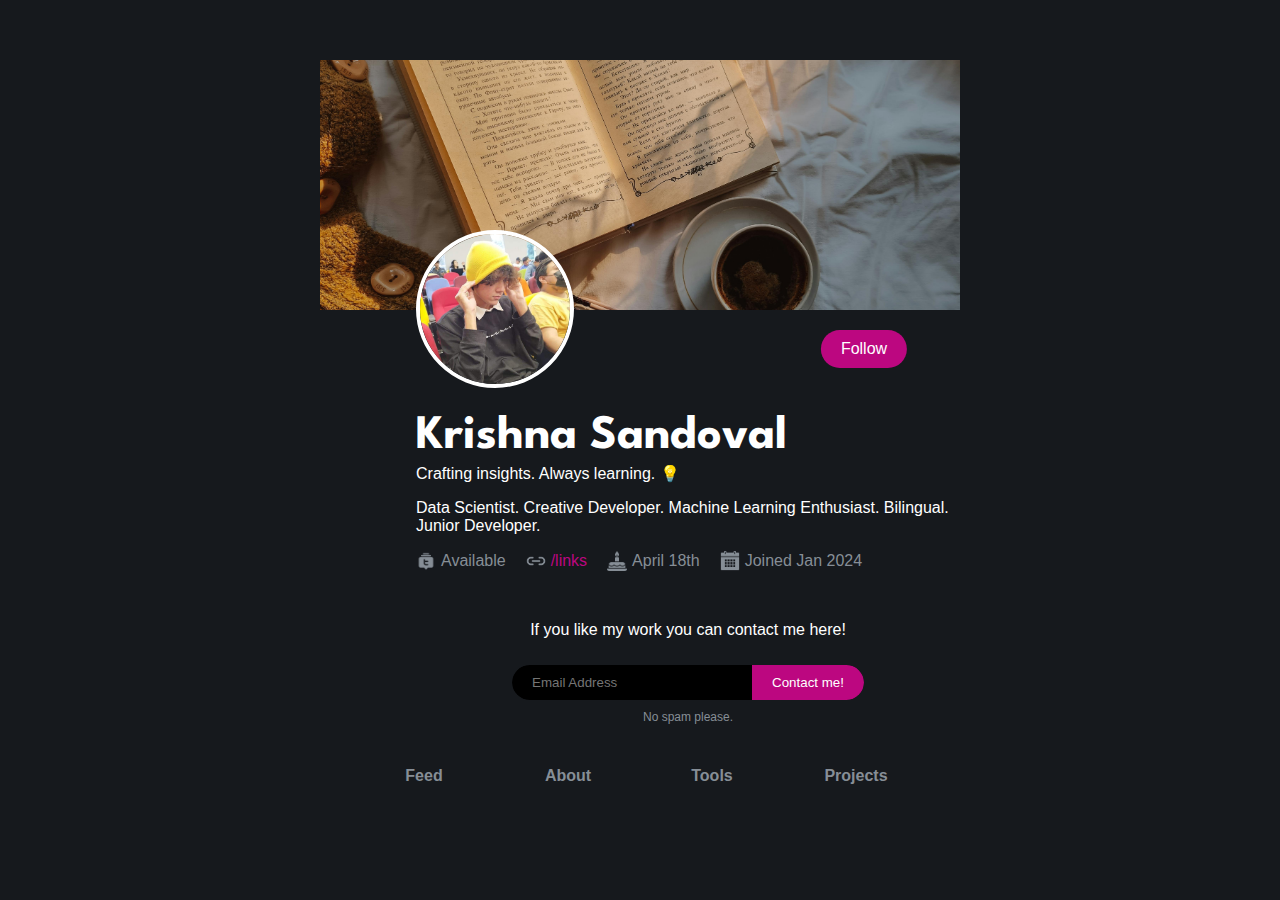
<file: index.html>
<!DOCTYPE html>
<html lang="en">
<head>
    <meta charset="UTF-8">
    <meta name="viewport" content="width=device-width, initial-scale=1.0">
    <title>Portafolio</title>
    <link rel="stylesheet" href="style.css">
    <link href="https://fonts.googleapis.com/css2?family=League+Spartan:wght@700&display=swap" rel="stylesheet">
    <script type="text/javascript" src="https://cdn.emailjs.com/dist/email.min.js" defer></script>
    <script type="text/javascript" src="config.js" defer></script>
    <script type="text/javascript" src="script.js" defer></script>
</head>
<body>
    <div class="top-rectangle" aria-hidden="true"></div>
    <div class="profile-container">
        <div class="header-space"></div>
        <img src="images/background.jpg" alt="Background Image" class="background-img" loading="lazy">
        <div class="profile-img-container">
            <img src="images/new_profile_picture.jpeg" alt="Profile Picture of Krishna Sandoval" class="profile-img" loading="lazy">
        </div>
        <div class="profile-details">
            <h1>Krishna Sandoval</h1>
            <p class="description">Crafting insights. Always learning. 💡</p>
            <p class="bio">Data Scientist. Creative Developer. Machine Learning Enthusiast. Bilingual. Junior Developer.</p>
            <div class="additional-info">
                <span><img src="images/available.png" alt="Available Icon" width="20" height="20"> Available</span>
                <span><img src="images/links1.png" alt="Links Icon" width="20" height="20"> /links</span>
                <span><img src="images/birthday.png" alt="Birthday Icon" width="20" height="20"> April 18th</span>
                <span><img src="images/joined.png" alt="Joined Icon" width="20" height="20"> Joined Jan 2024</span>
            </div>
            <a href="https://x.com/maker466290?t=hJHLvsyKnF5hb-7BBcRzzw&s=09" target="_blank" aria-label="Follow Krishna Sandoval">
                <button class="follow-btn">Follow</button>
            </a>
            <div class="subscription-container">
                <p>If you like my work you can contact me here!</p>
                <form class="subscription-form" onsubmit="sendEmail(event)">
                    <label for="email" class="sr-only">Email Address</label>
                    <input type="email" id="email" placeholder="Email Address" required aria-label="Email Address" autocomplete="email">
                    <button type="submit">Contact me!</button>
                </form>
                <p id="confirmationMessage" class="confirmation-message" style="display: none;"></p>
                <p class="no-spam">No spam please.</p>
            </div>
        </div>
    </div>
    <nav class="navigation" role="navigation">
        <ul class="nav-links">
            <li class="nav-item"><a href="#feed" class="nav-link" onclick="setActive(event, 'feed')">Feed</a></li>
            <li class="nav-item"><a href="#about" class="nav-link" onclick="setActive(event, 'about')">About</a></li>
            <li class="nav-item"><a href="#tools" class="nav-link" onclick="setActive(event, 'tools')">Tools</a></li>
            <li class="nav-item"><a href="#projects" class="nav-link" onclick="setActive(event, 'projects')">Projects</a></li>
        </ul>
    </nav>
    <div id="content-container"></div>
</body>
</html>
</file>
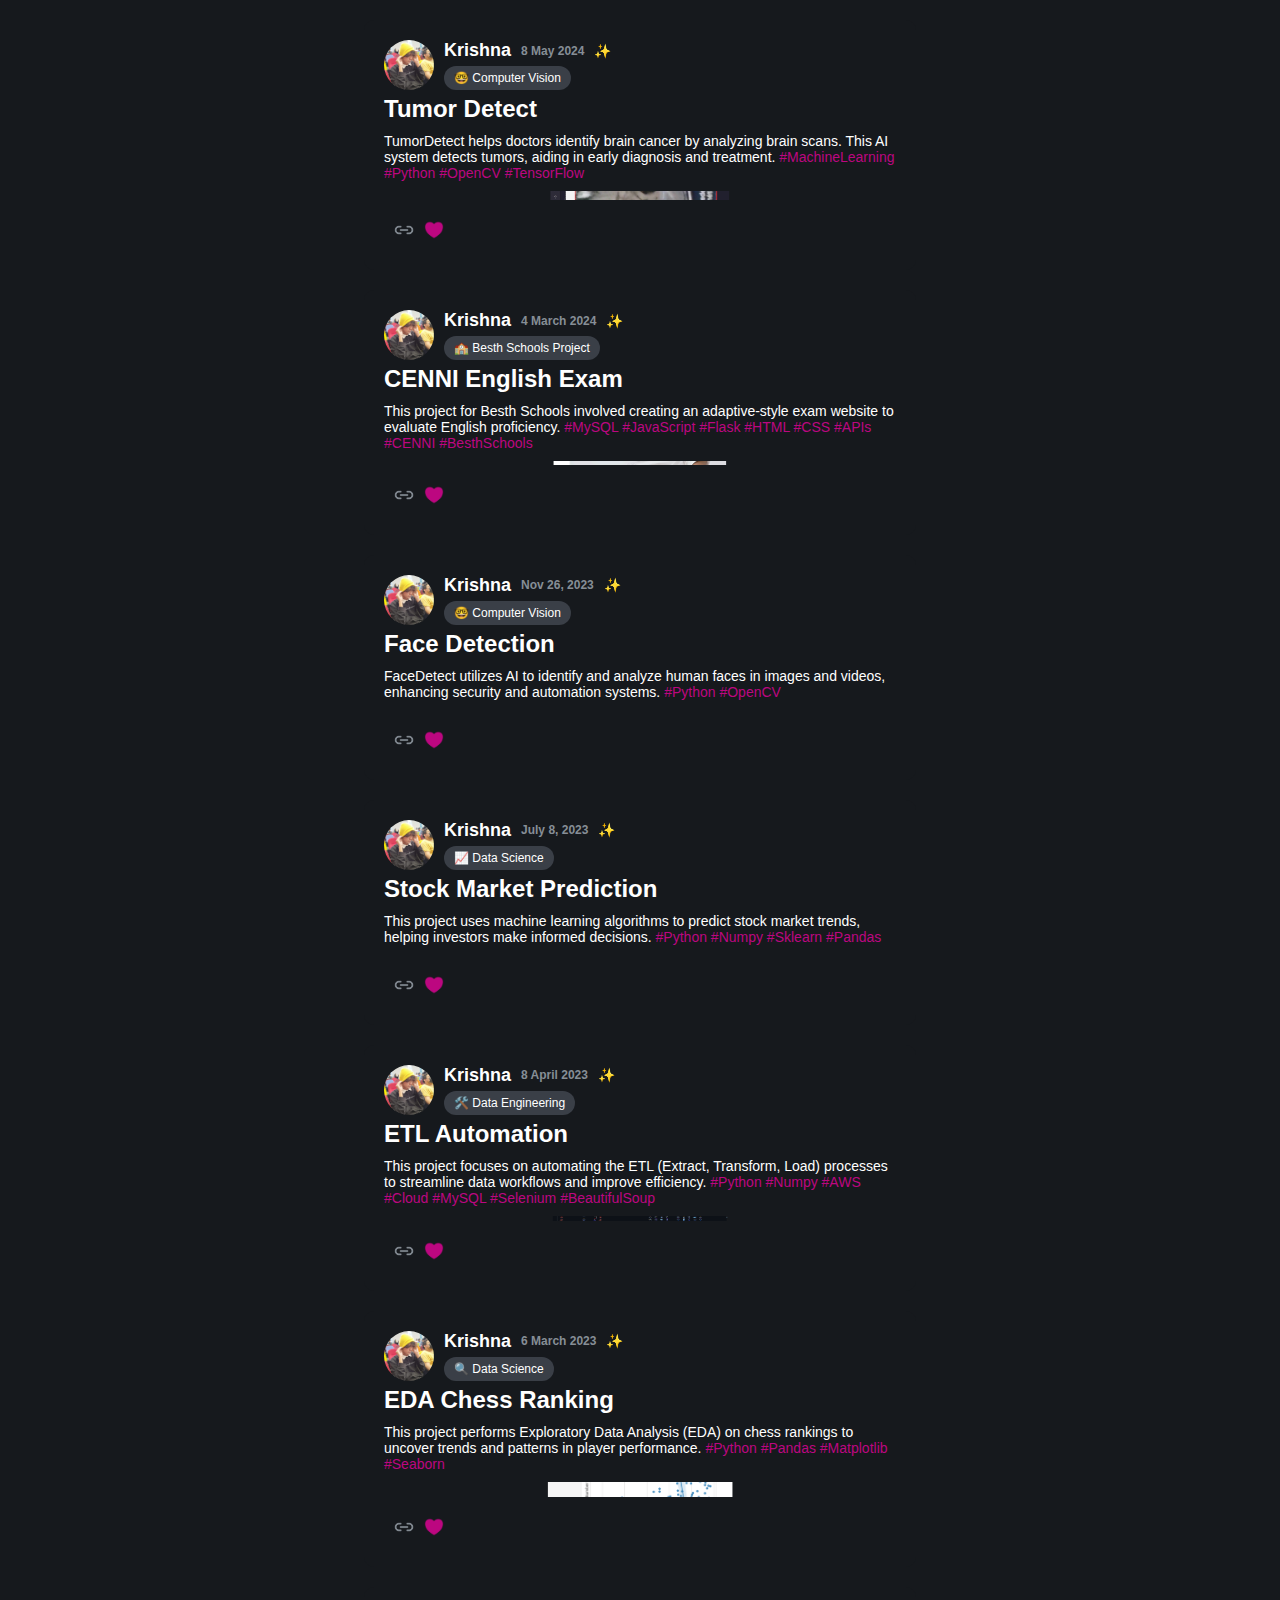
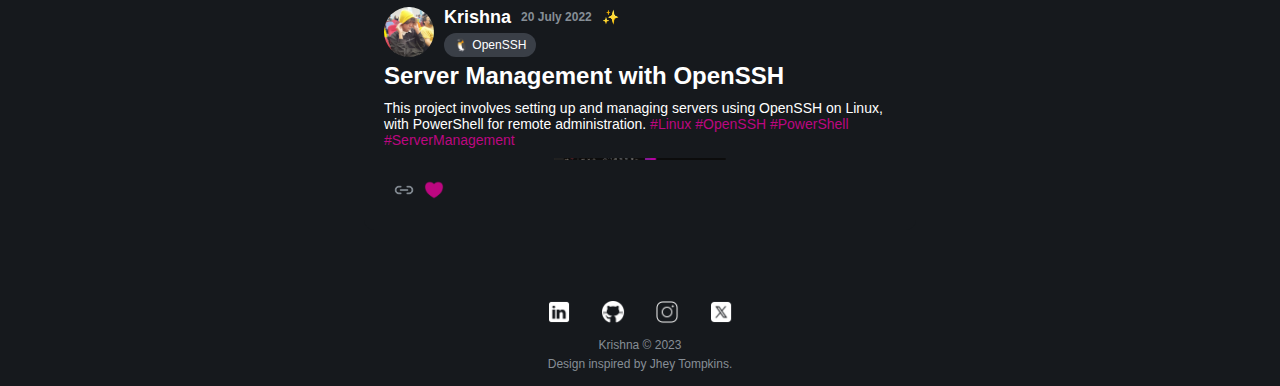
<file: projects.html>
<!DOCTYPE html>
<html lang="en">
<head>
    <meta charset="UTF-8">
    <meta name="viewport" content="width=device-width, initial-scale=1.0">
    <title>Projects</title>
    <link rel="stylesheet" href="projects.css?v=1.0">
</head>
<body>
    <!-- Inicio de la publicación del proyecto -->
    <article class="post-wrapper">
        <div class="post-container">
            <header class="post-header">
                <img src="images/new_profile_picture.jpeg" alt="Profile Picture of Krishna Sandoval" class="post-profile-img">
                <div class="post-details">
                    <div class="post-username">
                        Krishna <span class="post-date">8 May 2024</span> <span class="post-verified">✨</span>
                    </div>
                    <div class="post-status"><span class="emoji">🤓</span> Computer Vision</div>
                </div>
            </header>
            <div class="post-content">
                <h3>Tumor Detect</h3>
                <p>TumorDetect helps doctors identify brain cancer by analyzing brain scans. This AI system detects tumors, aiding in early diagnosis and treatment. 
                    <span class="post-hashtags">#MachineLearning #Python #OpenCV #TensorFlow</span>
                </p>
                <!-- Project Image Section -->
                <a href="https://github.com/Playmaker3334/Computer_Vision/tree/main/Brain_Tumor_Detection" target="_blank" class="project-img-link">
                    <div class="project-img-container">
                        <img src="images/projects/brain_tumor_project.jpeg" alt="Brain Tumor Detection Project Image" class="post-img">
                        <div class="project-details">
                            <p>May 2024</p>
                            <h2>Brain Tumor Detection</h2>
                            <p>ML</p>
                        </div>
                    </div>
                </a>
            </div>
            <footer class="post-footer">
                <img src="images/links1.png" alt="Link Icon" class="post-icon">
                <img src="images/heart.png" alt="Heart Icon" class="post-icon">
            </footer>
        </div>
    </article>
    <!-- Fin de la publicación del proyecto -->

    <article class="post-wrapper">
        <div class="post-container">
            <header class="post-header">
                <img src="images/new_profile_picture.jpeg" alt="Profile Picture of Krishna Sandoval" class="post-profile-img">
                <div class="post-details">
                    <div class="post-username">
                        Krishna <span class="post-date">4 March 2024</span> <span class="post-verified">✨</span>
                    </div>
                    <div class="post-status"><span class="emoji">🏫</span> Besth Schools Project</div>
                </div>
            </header>
            <div class="post-content">
                <h3>CENNI English Exam</h3>
                <p>This project for Besth Schools involved creating an adaptive-style exam website to evaluate English proficiency.
                    <span class="post-hashtags">#MySQL #JavaScript #Flask #HTML #CSS #APIs #CENNI #BesthSchools</span>
                </p>
                <!-- Project Image Section -->
                <div class="project-img-container">
                    <img src="images/projects/cenni-project.png" alt="CENNI English Exam Project Image" class="post-img">
                    <div class="project-details">
                        <p>March 2024</p>
                        <h2>CENNI English Exam Project</h2>
                        <p>Adaptive English Exam</p>
                    </div>
                </div>
            </div>
            <footer class="post-footer">
                <img src="images/links1.png" alt="Link Icon" class="post-icon">
                <img src="images/heart.png" alt="Heart Icon" class="post-icon">
            </footer>
        </div>
    </article>
    

    <!-- Inicio de la publicación del proyecto -->
    <article class="post-wrapper">
        <div class="post-container">
            <header class="post-header">
                <img src="images/new_profile_picture.jpeg" alt="Profile Picture of Krishna Sandoval" class="post-profile-img">
                <div class="post-details">
                    <div class="post-username">
                        Krishna <span class="post-date">Nov 26, 2023</span> <span class="post-verified">✨</span>
                    </div>
                    <div class="post-status"><span class="emoji">🤓</span> Computer Vision</div>
                </div>
            </header>
            <div class="post-content">
                <h3>Face Detection</h3>
                <p>FaceDetect utilizes AI to identify and analyze human faces in images and videos, enhancing security and automation systems.
                    <span class="post-hashtags">#Python #OpenCV</span>
                </p>
                <!-- Project Image Section -->
                <a href="https://github.com/Playmaker3334/Computer_Vision/tree/main/Face_Detection" target="_blank" class="project-img-link">
                    <div class="project-img-container">
                        <img src="images/projects/Face_detection.png" alt="Face Detection Project Image" class="post-img">
                        <div class="project-details">
                            <p>NOVEMBER 2023</p>
                            <h2>Face Detection</h2>
                            <p>ML</p>
                        </div>
                    </div>
                </a>
            </div>
            <footer class="post-footer">
                <img src="images/links1.png" alt="Link Icon" class="post-icon">
                <img src="images/heart.png" alt="Heart Icon" class="post-icon">
            </footer>
        </div>
    </article>
    <!-- Fin de la publicación del proyecto -->

    <!-- Inicio de la publicación del proyecto -->
    <article class="post-wrapper">
        <div class="post-container">
            <header class="post-header">
                <img src="images/new_profile_picture.jpeg" alt="Profile Picture of Krishna Sandoval" class="post-profile-img">
                <div class="post-details">
                    <div class="post-username">
                        Krishna <span class="post-date">July 8, 2023</span> <span class="post-verified">✨</span>
                    </div>
                    <div class="post-status"><span class="emoji">📈</span> Data Science</div>
                </div>
            </header>
            <div class="post-content">
                <h3>Stock Market Prediction</h3>
                <p>This project uses machine learning algorithms to predict stock market trends, helping investors make informed decisions.
                    <span class="post-hashtags">#Python #Numpy #Sklearn #Pandas</span>
                </p>
                <!-- Project Image Section -->
                <a href="https://github.com/Playmaker3334/Statistics/tree/main/RandomForest_Socket" target="_blank" class="project-img-link">
                    <div class="project-img-container">
                        <img src="images/projects/stock-prediction.png" alt="Stock Market Prediction Project Image" class="post-img">
                        <div class="project-details">
                            <p>JULY 2023</p>
                            <h2>Stock Market Prediction</h2>
                            <p>ML</p>
                        </div>
                    </div>
                </a>
            </div>
            <footer class="post-footer">
                <img src="images/links1.png" alt="Link Icon" class="post-icon">
                <img src="images/heart.png" alt="Heart Icon" class="post-icon">
            </footer>
        </div>
    </article>
    <!-- Fin de la publicación del proyecto -->

    <!-- Inicio de la publicación del proyecto -->
    <article class="post-wrapper">
        <div class="post-container">
            <header class="post-header">
                <img src="images/new_profile_picture.jpeg" alt="Profile Picture of Krishna Sandoval" class="post-profile-img">
                <div class="post-details">
                    <div class="post-username">
                        Krishna <span class="post-date">8 April 2023</span> <span class="post-verified">✨</span>
                    </div>
                    <div class="post-status"><span class="emoji">🛠️</span> Data Engineering</div>
                </div>
            </header>
            <div class="post-content">
                <h3>ETL Automation</h3>
                <p>This project focuses on automating the ETL (Extract, Transform, Load) processes to streamline data workflows and improve efficiency.
                    <span class="post-hashtags">#Python #Numpy #AWS #Cloud #MySQL #Selenium #BeautifulSoup</span>
                </p>
                <!-- Project Image Section -->
                <a href="https://github.com/Playmaker3334/ws_amazon" target="_blank" class="project-img-link">
                    <div class="project-img-container">
                        <img src="images/projects/ETL.png" alt="ETL Automation Project Image" class="post-img">
                        <div class="project-details">
                            <p>APRIL 2023</p>
                            <h2>ETL Automation</h2>
                            <p>Data Engineering</p>
                        </div>
                    </div>
                </a>
            </div>
            <footer class="post-footer">
                <img src="images/links1.png" alt="Link Icon" class="post-icon">
                <img src="images/heart.png" alt="Heart Icon" class="post-icon">
            </footer>
        </div>
    </article>
    <!-- Fin de la publicación del proyecto -->

    <!-- Inicio de la publicación del proyecto -->
    <article class="post-wrapper">
        <div class="post-container">
            <header class="post-header">
                <img src="images/new_profile_picture.jpeg" alt="Profile Picture of Krishna Sandoval" class="post-profile-img">
                <div class="post-details">
                    <div class="post-username">
                        Krishna <span class="post-date">6 March 2023</span> <span class="post-verified">✨</span>
                    </div>
                    <div class="post-status"><span class="emoji">🔍</span> Data Science</div>
                </div>
            </header>
            <div class="post-content">
                <h3>EDA Chess Ranking</h3>
                <p>This project performs Exploratory Data Analysis (EDA) on chess rankings to uncover trends and patterns in player performance.
                    <span class="post-hashtags">#Python #Pandas #Matplotlib #Seaborn</span>
                </p>
                <!-- Project Image Section -->
                <a href="https://github.com/Playmaker3334/Statistics/tree/main/EDA_Chess_Ranking" target="_blank" class="project-img-link">
                    <div class="project-img-container">
                        <img src="images/projects/EDA-chess.png" alt="EDA Chess Ranking Project Image" class="post-img">
                        <div class="project-details">
                            <p>MARCH 2023</p>
                            <h2>EDA Chess Ranking</h2>
                            <p>Data Science</p>
                        </div>
                    </div>
                </a>
            </div>
            <footer class="post-footer">
                <img src="images/links1.png" alt="Link Icon" class="post-icon">
                <img src="images/heart.png" alt="Heart Icon" class="post-icon">
            </footer>
        </div>
    </article>
    <!-- Fin de la publicación del proyecto -->

    <!-- Inicio de la publicación del proyecto -->
    <article class="post-wrapper">
        <div class="post-container">
            <header class="post-header">
                <img src="images/new_profile_picture.jpeg" alt="Profile Picture of Krishna Sandoval" class="post-profile-img">
                <div class="post-details">
                    <div class="post-username">
                        Krishna <span class="post-date">20 July 2022</span> <span class="post-verified">✨</span>
                    </div>
                    <div class="post-status"><span class="emoji">🐧</span> OpenSSH</div>
                </div>
            </header>
            <div class="post-content">
                <h3>Server Management with OpenSSH</h3>
                <p>This project involves setting up and managing servers using OpenSSH on Linux, with PowerShell for remote administration.
                    <span class="post-hashtags">#Linux #OpenSSH #PowerShell #ServerManagement</span>
                </p>
                <!-- Project Image Section -->
                <div class="project-img-container">
                    <img src="images/projects/Linux.jpeg" alt="Server Management with OpenSSH Project Image" class="post-img">
                    <div class="project-details">
                        <p>JULY 2022</p>
                        <h2>Server Management with OpenSSH</h2>
                        <p>Servers</p>
                    </div>
                </div>
            </div>
            <footer class="post-footer">
                <img src="images/links1.png" alt="Link Icon" class="post-icon">
                <img src="images/heart.png" alt="Heart Icon" class="post-icon">
            </footer>
        </div>
    </article>
    
    <!-- Fin de la publicación del proyecto -->

    <footer>
        <div class="footer-icons">
            <a href="https://www.linkedin.com/in/krishna-sandoval-8b3206298" target="_blank" rel="noopener noreferrer"><img src="images/linkedin.png" alt="LinkedIn"></a>
            <a href="https://github.com/Playmaker3334" target="_blank" rel="noopener noreferrer"><img src="images/github.png" alt="GitHub"></a>
            <a href="https://www.instagram.com/make.r4689?igshid=NTB3cW55ZTlsMDFn" target="_blank" rel="noopener noreferrer"><img src="images/instagram.png" alt="Instagram"></a>
            <a href="https://x.com/maker466290?t=hJHLvsyKnF5hb-7BBcRzzw&s=09" target="_blank" rel="noopener noreferrer"><img src="images/twitterx.png" alt="Twitter"></a>
        </div>
        <p class="footer-text">Krishna © 2023</p>
        <p class="footer-text">Design inspired by <a href="https://jhey.dev" target="_blank" rel="noopener noreferrer">Jhey Tompkins</a>.</p>
    </footer>
    <script src="script.js?v=1.0"></script>
</body>
</html>
</file>
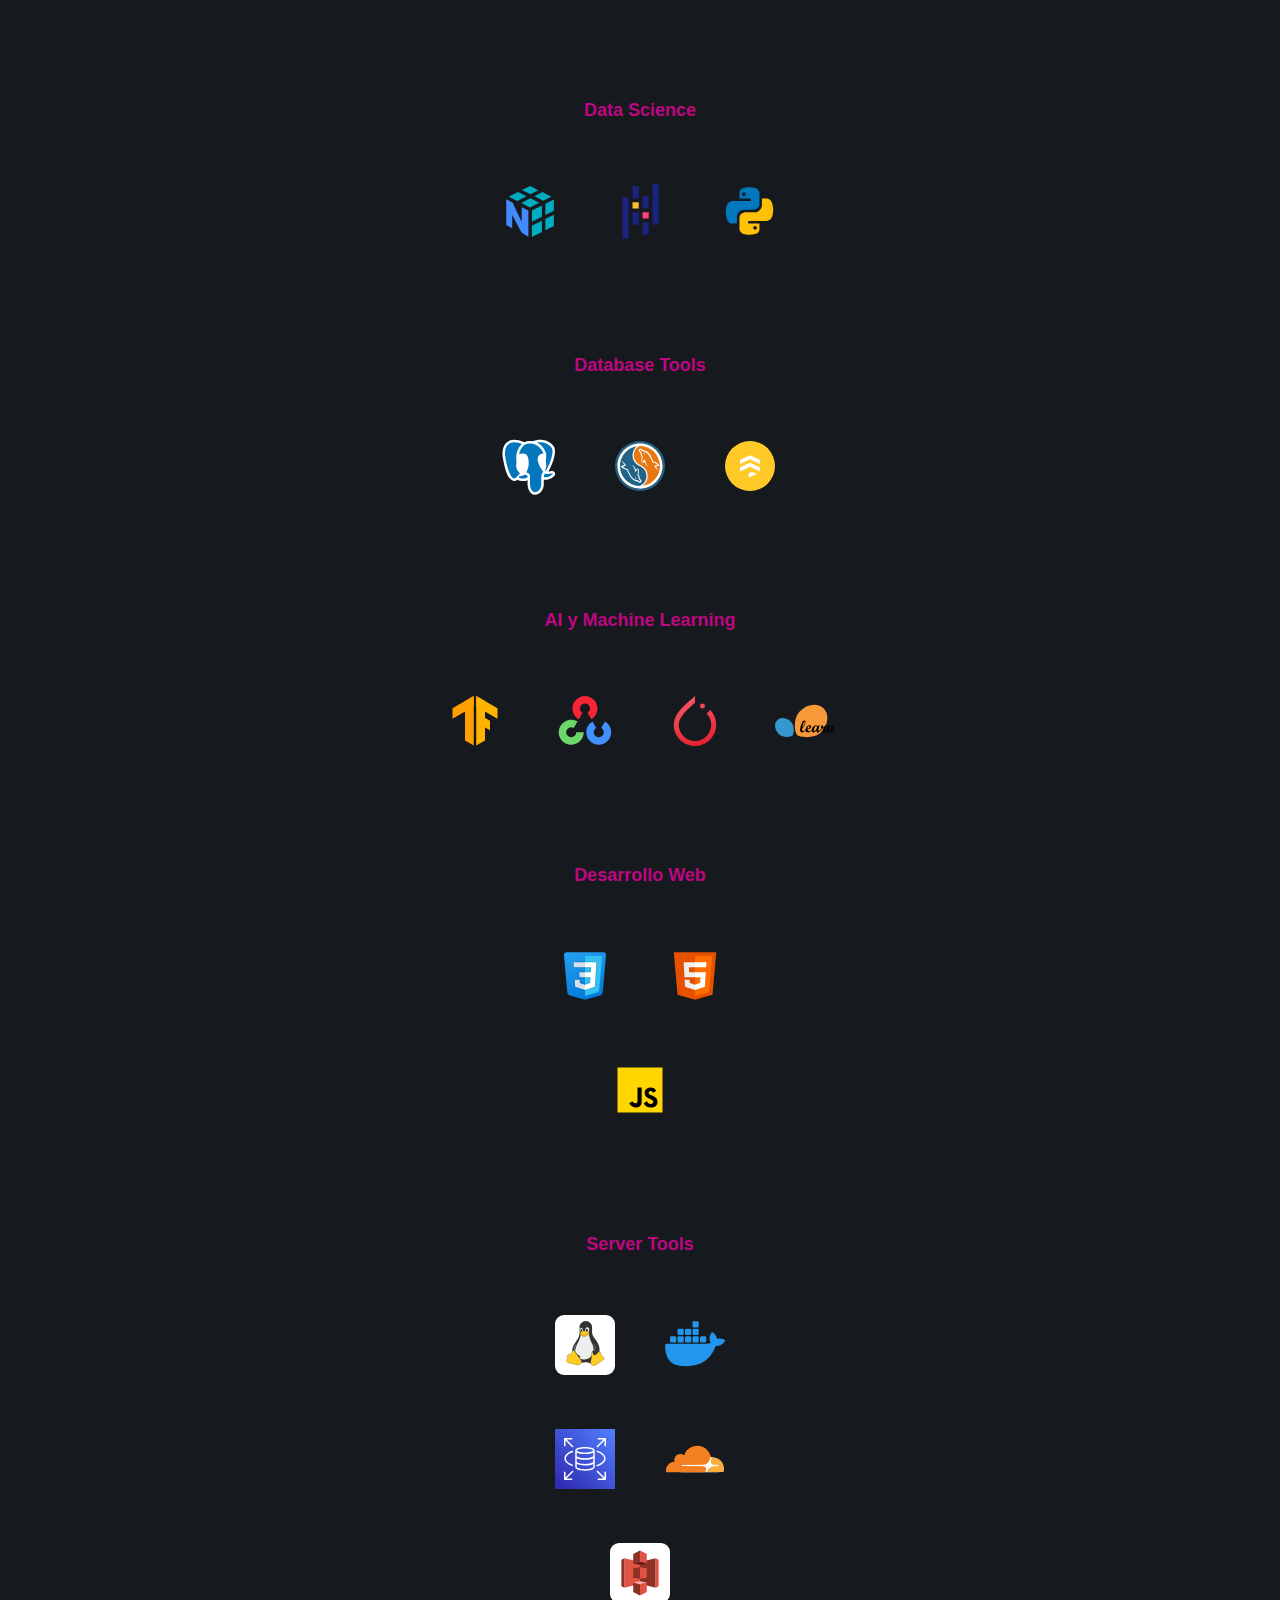
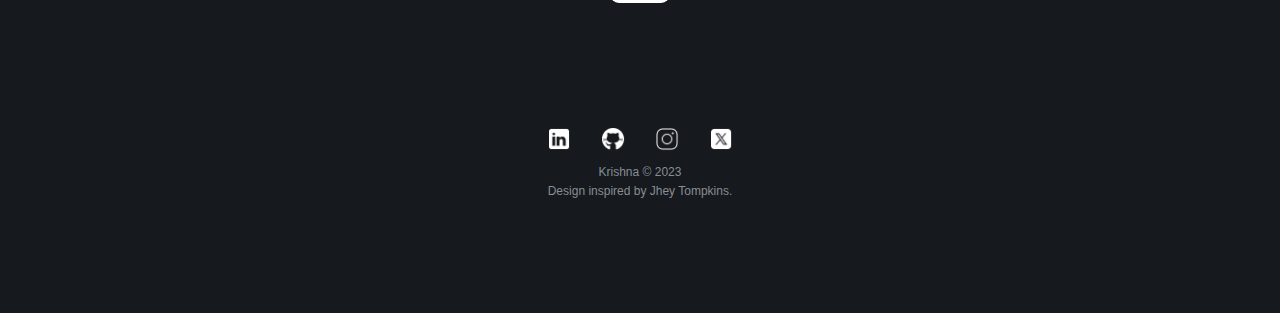
<file: tools.html>
<!DOCTYPE html>
<html lang="en">
<head>
    <meta charset="UTF-8">
    <meta name="viewport" content="width=device-width, initial-scale=1.0">
    <title>Tools</title>
    <link rel="stylesheet" href="tools.css?v=1.0">
</head>
<body>
    <!-- Ciencia de Datos -->
    <div class="tools-section">
        <h2>Data Science</h2>
        <div class="tool-container">
            <div class="tool">
                <svg xmlns="http://www.w3.org/2000/svg" x="0px" y="0px" width="70" height="70" viewBox="0 0 48 48">
                    <polygon fill="#00acc1" points="21.196,12.276 14.392,8.842 6.922,12.569 13.912,16.078"></polygon>
                    <polygon fill="#00acc1" points="24.317,13.85 31.451,17.453 24.049,21.169 17.049,17.654"></polygon>
                    <polygon fill="#00acc1" points="33.846,8.893 41.176,12.569 34.619,15.86 27.47,12.254"></polygon>
                    <polygon fill="#00acc1" points="30.69,7.31 24.091,4 17.564,7.258 24.364,10.687"></polygon>
                    <polygon fill="#00acc1" points="25.532,35.725 25.532,44.73 33.525,40.74 33.518,31.732"></polygon>
                    <polygon fill="#00acc1" points="33.514,28.587 33.505,19.674 25.532,23.637 25.532,32.554"></polygon>
                    <polygon fill="#00acc1" points="43.111,26.918 43.111,35.957 36.292,39.359 36.287,30.361"></polygon>
                    <polygon fill="#00acc1" points="43.111,23.756 43.111,14.898 36.279,18.294 36.285,27.225"></polygon>
                    <path fill="#448aff" d="M22.71,23.637l-5.384-2.708v11.699c0,0-6.586-14.012-7.195-15.27 c-0.079-0.163-0.401-0.341-0.484-0.385C8.46,16.353,5,14.601,5,14.601v20.676l4.787,2.566V27.031c0,0,6.515,12.52,6.582,12.657 s0.718,1.455,1.418,1.919c0.929,0.618,4.919,3.016,4.919,3.016L22.71,23.637z"></path>
                </svg>
            </div>
            <div class="tool">
                <svg xmlns="http://www.w3.org/2000/svg" x="0px" y="0px" width="70" height="70" viewBox="0 0 48 48">
                    <rect width="5" height="10" x="18" y="4" fill="#1a237e"></rect>
                    <rect width="5" height="10" x="18" y="25" fill="#1a237e"></rect>
                    <rect width="5" height="5" x="18" y="17" fill="#fbc02d"></rect>
                    <rect width="5" height="33" x="10" y="13" fill="#1a237e"></rect>
                    <rect width="5" height="10" x="26" y="33" fill="#1a237e"></rect>
                    <rect width="5" height="10" x="26" y="12" fill="#1a237e"></rect>
                    <rect width="5" height="5" x="26" y="25" fill="#ff4081"></rect>
                    <rect width="5" height="33" x="34" y="2" fill="#1a237e"></rect>
                </svg>
            </div>
            <div class="tool">
                <svg xmlns="http://www.w3.org/2000/svg" x="0px" y="0px" width="70" height="70" viewBox="0 0 48 48">
                    <path fill="#0277BD" d="M24.047,5c-1.555,0.005-2.633,0.142-3.936,0.367c-3.848,0.67-4.549,2.077-4.549,4.67V14h9v2H15.22h-4.35c-2.636,0-4.943,1.242-5.674,4.219c-0.826,3.417-0.863,5.557,0,9.125C5.851,32.005,7.294,34,9.931,34h3.632v-5.104c0-2.966,2.686-5.896,5.764-5.896h7.236c2.523,0,5-1.862,5-4.377v-8.586c0-2.439-1.759-4.263-4.218-4.672C27.406,5.359,25.589,4.994,24.047,5z M19.063,9c0.821,0,1.5,0.677,1.5,1.502c0,0.833-0.679,1.498-1.5,1.498c-0.837,0-1.5-0.664-1.5-1.498C17.563,9.68,18.226,9,19.063,9z"></path>
                    <path fill="#FFC107" d="M23.078,43c1.555-0.005,2.633-0.142,3.936-0.367c3.848-0.67,4.549-2.077,4.549-4.67V34h-9v-2h9.343h4.35c2.636,0,4.943-1.242,5.674-4.219c0.826-3.417,0.863-5.557,0-9.125C41.274,15.995,39.831,14,37.194,14h-3.632v5.104c0,2.966-2.686,5.896-5.764,5.896h-7.236c-2.523,0-5,1.862-5,4.377v8.586c0,2.439,1.759,4.263,4.218,4.672C19.719,42.641,21.536,43.006,23.078,43z M28.063,39c-0.821,0-1.5-0.677-1.5-1.502c0-0.833,0.679-1.498,1.5-1.498c0.837,0,1.5,0.664,1.5,1.498C29.563,38.32,28.899,39,28.063,39z"></path>
                </svg>
            </div>
        </div>
    </div>
    

    <!-- Bases de Datos -->
    <div class="tools-section">
        <h2>Database Tools</h2>
        <div class="tool-container">
            <div class="tool">
                <svg xmlns="http://www.w3.org/2000/svg" x="0px" y="0px" width="70" height="70" viewBox="0 0 48 48">
                    <path fill="#fff" d="M44.083,29.79c-0.183-0.829-0.935-1.796-2.452-1.796c-0.31,0-0.649,0.039-1.035,0.119c-0.708,0.146-1.311,0.217-1.842,0.241c4.133-7.04,6.816-16.819,4.159-20.214c-3.501-4.473-8.214-5.141-10.711-5.141L31.967,3c-0.929,0.015-1.893,0.129-2.863,0.339l-3.583,0.774C25.033,4.052,24.536,4.009,24.018,4l-0.03,0l-0.016,0l-0.152-0.001c-1.593,0-3.046,0.338-4.341,0.973l-1.251-0.493c-1.72-0.678-4.308-1.485-6.868-1.485c-0.144,0-0.287,0.003-0.431,0.008C8.407,3.093,6.241,4.05,4.664,5.769C2.696,7.915,1.8,11.054,2.003,15.1C2.013,15.309,4.461,36,11.4,36h0.025l0.064-0.001c0.901-0.022,1.76-0.384,2.563-1.077c0.613,0.46,1.406,0.732,2.145,0.84c0.488,0.115,1.366,0.278,2.418,0.278c1.284,0,2.442-0.263,3.44-0.738c-0.001,0.88-0.006,1.994-0.016,3.418l-0.001,0.075l0.005,0.075c0.097,1.419,0.342,2.698,0.711,3.701c1.051,2.859,2.866,4.434,5.111,4.434c0.093,0,0.188-0.003,0.284-0.009c1.846-0.114,3.717-1.151,5.004-2.772c1.393-1.755,1.715-3.607,1.839-5.026L35,39.111v-0.088v-4.079l0.103,0.01l0.436,0.038l0.042,0.004l0.042,0.002c0.124,0.006,0.252,0.008,0.381,0.008c1.507,0,3.362-0.391,4.616-0.974C41.819,33.476,44.559,31.948,44.083,29.79z"></path>
                    <path fill="#0277bd" d="M33,34c0-0.205,0.012-0.376,0.018-0.565C33.008,33.184,33,33,33,33s0.012-0.009,0.032-0.022c0.149-2.673,0.886-3.703,1.675-4.29c-0.11-0.153-0.237-0.318-0.356-0.475c-0.333-0.437-0.748-0.979-1.192-1.674l-0.082-0.158c-0.067-0.164-0.229-0.447-0.435-0.819c-1.183-2.14-3.645-6.592-1.96-9.404c0.738-1.232,2.122-1.942,4.121-2.117C33.986,11.718,30.925,6.115,23.985,6c-0.002,0-0.004,0-0.006,0c-6.041-0.098-8.026,5.392-8.672,8.672c0.89-0.377,1.906-0.606,2.836-0.606c0.014,0,0.029,0,0.043,0c2.29,0.017,3.865,1.239,4.323,3.354c0.335,1.552,0.496,2.91,0.492,4.153c-0.01,2.719-0.558,4.149-1.042,5.411l-0.154,0.408c-0.124,0.334-0.255,0.645-0.379,0.937c-0.126,0.298-0.237,0.563-0.318,0.802c0.484,0.11,0.864,0.265,1.125,0.38l0.151,0.066c0.047,0.02,0.094,0.043,0.137,0.069c0.848,0.516,1.376,1.309,1.489,2.233c0.061,0.498,0.051,3.893,0.03,6.855c0.087,1.285,0.305,2.364,0.593,3.146c0.409,1.114,1.431,3.241,3.394,3.119c1.37-0.085,2.687-0.919,3.561-2.019c0.938-1.181,1.284-2.487,1.414-3.958V34z"></path>
                    <path fill="#0277bd" d="M15.114 28.917c-1.613-1.683-2.399-3.947-2.104-6.056.285-2.035.124-4.027.037-5.098-.029-.357-.048-.623-.047-.77 0-.008.002-.015.003-.023 0-.004-.002-.007-.002-.011.121-3.021 1.286-7.787 4.493-10.62C15.932 5.724 13.388 4.913 11 5 7.258 5.136 3.636 7.724 4 15c.137 2.73 3.222 19.103 7.44 19 .603-.015 1.229-.402 1.872-1.176 1.017-1.223 2.005-2.332 2.708-3.104C15.705 29.481 15.401 29.217 15.114 28.917zM37.023 14.731c.015.154.002.286-.022.408.031.92-.068 1.813-.169 2.677-.074.636-.15 1.293-.171 1.952-.021.645.07 1.282.166 1.956.225 1.578.459 3.359-.765 5.437.225.296.423.571.581.837 4.61-7.475 6.468-16.361 4.695-18.626C38.655 5.944 34.941 4.952 31.999 5c-.921.015-1.758.139-2.473.294C34.602 7.754 36.863 13.026 37.023 14.731zM41 30.071c-2.665.55-3.947.257-4.569-.126-.1.072-.2.133-.293.19-.372.225-.961.583-1.105 2.782.083.016.156.025.246.044L35.714 33c1.32.06 3.049-.31 4.063-.781C41.962 31.205 43.153 29.627 41 30.071zM22.023 32.119c-.037-.298-.198-.539-.492-.732l-.108-.047C21.062 31.181 20.653 31 20 31h-.004c-.127.01-.253.019-.38.019-.052 0-.103-.007-.155-.009-.474.365-1.148.647-2.816.99-2.98.759-1.221 1.655-.078 1.794 1.106.277 3.735.614 5.481-.809C22.043 32.537 22.035 32.229 22.023 32.119z"></path>
                </svg>
            </div>
            <div class="tool">
                <svg xmlns="http://www.w3.org/2000/svg" x="0px" y="0px" width="70" height="70" viewBox="0 0 48 48">
                    <circle cx="24" cy="24" r="20" fill="#216287"></circle>
                    <circle cx="24" cy="24" r="18" fill="#e87912"></circle>
                    <path fill="#216287" d="M29.69,31.95c0,4.35-3.09,7.98-7.19,8.82l-0.55,0.1C13.53,39.87,7,32.7,7,24c0-9.39,7.61-17,17-17 c0.17,0,0.35,0,0.52,0.01c-3.5,1.23-6.02,4.56-6.02,8.49c0,1.49,0.36,2.9,1.01,4.14c0.86,1.66,2.3,2.94,3.97,3.78l1.22,0.61 c1.67,0.84,3.12,2.12,3.98,3.78C29.32,29.05,29.69,30.46,29.69,31.95z"></path>
                    <path fill="#fff" d="M24,6C14.059,6,6,14.059,6,24c0,8.671,6.132,15.906,14.295,17.614l0.012,0.063l0.159-0.029 C21.609,41.876,22.79,42,24,42c9.941,0,18-8.059,18-18C42,14.059,33.941,6,24,6z M8,24c0-7.935,5.813-14.521,13.4-15.769 C19.309,9.994,18,12.626,18,15.5c0,1.519,0.367,3.029,1.062,4.368c0.865,1.668,2.316,3.051,4.197,3.996l1.219,0.613 c1.691,0.852,2.991,2.084,3.759,3.564c0.63,1.214,0.949,2.528,0.949,3.907c0,3.645-2.35,6.857-5.711,8.024 C14.897,39.693,8,32.645,8,24z M25.905,39.876c2.599-1.721,4.281-4.668,4.281-7.927c0-1.52-0.367-3.029-1.062-4.368 c-0.865-1.668-2.316-3.051-4.197-3.996l-1.219-0.613c-1.692-0.852-2.991-2.083-3.759-3.564C19.319,18.193,19,16.879,19,15.5 c0-3.173,1.781-6.017,4.464-7.473C23.643,8.021,23.819,8,24,8c8.822,0,16,7.178,16,16C40,32.177,33.831,38.93,25.905,39.876z"></path>
                    <path fill="#fff" d="M38.458,27.528c-0.776-0.927-2.018-1.829-2.809-3.135c-0.111-0.184-0.053-0.407,0.135-0.507 C36.799,23.342,36.978,23.441,38,23c-1-1-2.037-1.36-3.681-1.774c-0.322-0.067-0.507-0.337-0.561-0.634 c-0.088-0.323-0.275-0.87-0.471-1.307c-1.421-2.871-3.192-6.625-6.786-6.907c-0.237-0.003-0.463-0.099-0.62-0.257 c-0.453-0.432-1.087-0.967-1.67-1.055c-0.115,0.011-0.057-0.028-0.146,0.054c-0.233,0.273-0.186,0.283-0.026,0.63 c0.216,0.369,0.628,0.791,1.033,1.208c0.411,0.531,0.126,1.308,0.396,1.904c0.111,0.423,0.344,0.923,0.603,1.229 c0.125,0.161,0.163,0.365,0.124,0.55c-0.288,1.377-0.491,2.862-0.212,4.241c0.006,0.147,0.15,0.202,0.256,0.149 c0.033-0.026,0.032-0.008,0.16-0.233C26.556,20.448,27.675,18.307,28,19c0.473,1.538,1.13,4.53,2.522,5.455 c0.059,0.025,0.013,0.122-0.045,0.089c-1.454-0.751-2.631-2.682-2.978-3.984c-0.27,0.023-0.512,0.242-0.648,0.493 c-0.205,0.719-1.26,0.756-1.449-0.013c-0.076-0.298-0.138-0.6-0.167-0.905c-0.111-1.11-0.041-2.753,0.211-3.582 c-0.704-0.76-1.098-2.227-1.005-2.995c-0.413-0.418-0.847-0.829-1.17-1.344c-0.608-0.774-0.076-2.132,0.967-2.083 c0.924,0.077,1.672,0.707,2.33,1.301c0.729-0.065,2.173,0.444,2.982,0.991c1.834,1.191,2.799,3.236,3.847,5.078 c0.409,0.836,1.142,2.25,1.123,2.924c1.866,0.578,3.975,1.277,5.039,3.046c0.019,0.035,0.001,0.08-0.038,0.091 c0,0-2.9,0.91-2.9,0.91l1.921,3C38.575,27.522,38.495,27.584,38.458,27.528L38.458,27.528z"></path>
                    <path fill="#fff" d="M27.046,13.688l0.833,1.189C27.879,14.878,28.83,13.53,27.046,13.688z"></path>
                    <g>
                        <path fill="#fff" d="M9.762,20.071c0.776,0.927,2.018,1.829,2.809,3.135c0.111,0.184,0.053,0.407-0.135,0.507 c-1.015,0.543-1.193,0.444-2.215,0.886c1,1,2.037,1.36,3.681,1.774c0.322,0.067,0.507,0.337,0.561,0.634 c0.088,0.323,0.275,0.87,0.471,1.307c1.421,2.871,3.192,6.625,6.786,6.907c0.237,0.003,0.463,0.099,0.62,0.257 c0.453,0.432,1.087,0.967,1.67,1.055c0.115-0.011,0.057,0.028,0.146-0.054c0.233-0.273,0.186-0.283,0.026-0.63 c-0.216-0.369-0.628-0.791-1.033-1.208c-0.411-0.531-0.126-1.308-0.396-1.904c-0.111-0.423-0.344-0.923-0.603-1.229 c-0.125-0.161-0.163-0.365-0.124-0.55c0.288-1.377,0.491-2.862,0.212-4.241c-0.006-0.147-0.15-0.202-0.256-0.149 c-0.033,0.026-0.032,0.008-0.16,0.233c-0.158,0.348-1.277,2.49-1.602,1.796c-0.473-1.538-1.13-4.53-2.522-5.455 c-0.059-0.025-0.013-0.122,0.045-0.089c1.454,0.751,2.631,2.682,2.978,3.984c0.27-0.023,0.512-0.242,0.648-0.493 c0.205-0.719,1.26-0.756,1.449,0.013c0.076,0.298,0.138,0.6,0.167,0.905c0.111,1.11,0.041,2.753-0.211,3.582 c0.704,0.76,1.098,2.227,1.005,2.995c0.413,0.418,0.847,0.829,1.17,1.344c0.608,0.774,0.076,2.132-0.967,2.083 c-0.924-0.077-1.672-0.707-2.33-1.301c-0.729,0.065-2.173-0.444-2.982-0.991c-1.834-1.191-2.799-3.236-3.847-5.078 c-0.409-0.836-1.142-2.25-1.123-2.924c-1.866-0.578-3.975-1.277-5.039-3.046c-0.019-0.035-0.001-0.08,0.038-0.091 c0,0,2.9-0.91,2.9-0.91l-1.921-3C9.645,20.077,9.725,20.016,9.762,20.071L9.762,20.071z"></path>
                        <path fill="#fff" d="M21.174,33.911l-0.833-1.189C20.342,32.722,19.39,34.07,21.174,33.911z"></path>
                    </g>
                </svg>
            </div>
            <div class="tool">
                <svg xmlns="http://www.w3.org/2000/svg" x="0px" y="0px" width="70" height="70" viewBox="0 0 48 48">
                    <circle cx="24" cy="24" r="20" fill="#ffca28"></circle>
                    <polygon fill="#fff" points="32,19.13 32,22.45 24,18.66 16,22.45 16,19.13 24,15.34"></polygon>
                    <polygon fill="#fff" points="32,25.13 32,28.45 24,24.66 16,28.45 16,25.13 24,21.34"></polygon>
                    <polygon fill="#fff" points="29.43,30.45 23,33.1 23,29.85 25.77,28.71"></polygon>
                </svg>

        </div>
    </div>
    
    

    <!-- AI y Machine Learning -->
 
    <div class="tools-section">
        <h2>AI y Machine Learning</h2>
        <div class="tool-container">
            <div class="tool">
                <svg xmlns="http://www.w3.org/2000/svg" x="0px" y="0px" width="70" height="70" viewBox="0 0 48 48">
                    <polygon fill="#ffa000" points="16,39.609 23,43.609 23,4 16,8"></polygon>
                    <polygon fill="#ffa000" points="23,12.433 6,22.25 6,13.75 23,3.933"></polygon>
                    <polygon fill="#ffb300" points="32,39.609 25,43.609 25,4 32,8"></polygon>
                    <polygon fill="#ffb300" points="25,12.433 42,22.25 42,13.75 25,3.933"></polygon>
                    <polygon fill="#ffb300" points="29,19.732 29,27.365 36,31.407 36,23.775"></polygon>
                </svg>
            </div>
            <div class="tool">
                <svg xmlns="http://www.w3.org/2000/svg" x="0px" y="0px" width="70" height="70" viewBox="0 0 48 48">
                    <path fill="#4191fd" d="M35,43c-5.514,0-10-4.486-10-10c0-3.562,1.916-6.88,5-8.66l3,5.196c-1.233,0.712-2,2.039-2,3.464 c0,2.168,1.832,4,4,4s4-1.832,4-4c0-1.425-0.767-2.752-2-3.464l3-5.196c3.084,1.78,5,5.099,5,8.66C45,38.514,40.514,43,35,43z"></path>
                    <path fill="#f52537" d="M29,22.629l-3-5.196c1.233-0.712,2-2.04,2-3.464c0-2.168-1.832-4-4-4s-4,1.832-4,4 c0,1.425,0.767,2.752,2,3.464l-3,5.196c-3.084-1.781-5-5.1-5-8.661c0-5.514,4.486-10,10-10s10,4.486,10,10 C34,17.53,32.084,20.849,29,22.629z"></path>
                    <path fill="#6dd669" d="M13.001,43.028c-3.459,0-6.827-1.793-8.678-4.997c-2.757-4.776-1.115-10.903,3.66-13.661 c3.085-1.781,6.917-1.781,10,0l-3,5.196c-1.234-0.713-2.766-0.713-4,0c-1.878,1.084-2.548,3.586-1.465,5.464 c1.084,1.877,3.586,2.549,5.465,1.464c1.233-0.712,2-2.04,2-3.464h6c0,3.561-1.916,6.879-5,8.66 C16.413,42.598,14.695,43.028,13.001,43.028z"></path>
                </svg>
            </div>
            <div class="tool">
                <svg xmlns="http://www.w3.org/2000/svg" x="0px" y="0px" width="70" height="70" viewBox="0 0 48 48">
                    <linearGradient id="hqBdiw7hWbh_bf9we5wHOa_jH4BpkMnRrU5_gr1" x1="18.6" x2="29.117" y1="10.403" y2="42.736" gradientUnits="userSpaceOnUse">
                        <stop offset="0" stop-color="#f44f5a"></stop>
                        <stop offset=".443" stop-color="#ee3d4a"></stop>
                        <stop offset="1" stop-color="#e52030"></stop>
                    </linearGradient>
                    <path fill="url(#hqBdiw7hWbh_bf9we5wHOa_jH4BpkMnRrU5_gr1)" d="M36.277,15.251C39.276,18.384,41,22.571,41,27c0,9.374-7.626,17-17,17S7,36.374,7,27	c0-8.518,8.812-15.984,15.894-21.983c0.379-0.321,0.74-0.629,1.106-0.941v5.25C17.865,14.559,11,20.837,11,27	c0,7.168,5.832,13,13,13s13-5.832,13-13c0-3.428-1.363-6.657-3.709-9.062L36.277,15.251z M30,10c-1.105,0-2,0.895-2,2s0.895,2,2,2	s2-0.895,2-2S31.105,10,30,10z"></path>
                </svg>
            </div>
            <div class="tool">
                <svg xmlns="http://www.w3.org/2000/svg" viewBox="0 0 128 128" width="70" height="70">
                    <path fill="#f89939" d="M98.18 88.13c15.63-15.62 18.23-38.36 5.8-50.78-12.43-12.42-35.17-9.82-50.8 5.8-15.63 15.62-11.11 45.48-5.8 50.78 4.29 4.29 35.17 9.82 50.8-5.8Z" />
                    <path fill="#3499cd" d="M34.04 65.56c-9.07-9.06-22.27-10.57-29.48-3.37-7.21 7.21-5.7 20.4 3.37 29.46 9.07 9.07 26.4 6.44 29.48 3.37 2.49-2.49 5.71-20.4-3.37-29.46Z" />
                    <path fill="#010101" d="M123.82 85.68c-.58 0-.87-.35-.87-1.06 0-.53.35-1.69 1.04-3.46 1.01-2.59 1.52-4.45 1.52-5.58 0-.68-.2-1.25-.6-1.7-.4-.45-.9-.68-1.5-.68-.88 0-1.89.41-3.03 1.24-1.14.83-2.67 2.32-4.6 4.48.28-1.4.88-3.32 1.78-5.76l-4.31.83c-.98 2.12-1.69 4.03-2.13 5.73-.22.83-.38 1.69-.49 2.56-1.35 1.31-2.23 2.1-2.61 2.39-.39.29-.8.43-1.22.43-.39 0-.7-.15-.93-.44-.23-.29-.34-.69-.34-1.18 0-.53.1-1.14.3-1.83s.64-1.99 1.33-3.9l1.64-4.52-1.61.07c-1.46 2.78-3.17 4.28-5.13 4.49.53-1.38.8-2.44.8-3.18 0-.94-.46-1.41-1.38-1.41-1.09 0-1.94.51-2.55 1.54-.62 1.03-.93 2-.93 2.91s.51 1.55 1.52 2c-.66.97-1.4 1.88-2.2 2.74-.95.94-1.69 1.66-2.23 2.13-.55.49-1.06.73-1.52.73-.72 0-1.08-.51-1.08-1.52s.4-2.75 1.2-5.35l1.56-5.18h-.99l-3.61 2c-.59-1.35-1.62-2.03-3.09-2.03-1.17 0-2.51.5-4.03 1.49-1.52.99-2.77 2.28-3.74 3.89-.75 1.24-1.21 2.54-1.38 3.88-1.36 1.36-2.38 2.24-3.06 2.65-.71.42-1.45.63-2.23.63-1.99 0-3.22-1.15-3.69-3.45 5.19-1.52 7.78-3.5 7.78-5.94 0-.92-.33-1.66-.99-2.23-.66-.57-1.54-.85-2.63-.85-2.11 0-4.03 1.01-5.76 3.03-1.57 1.83-2.42 3.86-2.57 6.09-1.43 1.41-2.51 2.34-3.21 2.79-.72.46-1.4.69-2.03.69s-1.13-.3-1.5-.9c-.38-.6-.57-1.41-.57-2.44 0-.46.05-1.3.14-2.53 2.36-2.56 4.09-4.96 5.2-7.21 1.11-2.25 1.66-4.58 1.66-6.98 0-.85-.11-1.52-.33-2.02-.22-.5-.5-.75-.84-.75-.07 0-.18.02-.32.07l-4.49 1.66c-1.53 2.92-2.84 6.11-3.91 9.58-1.07 3.46-1.61 6.43-1.61 8.9 0 1.65.38 2.96 1.16 3.94.77.98 1.79 1.47 3.05 1.47 1.1 0 2.25-.35 3.46-1.05 1.21-.7 2.61-1.79 4.22-3.26s0-.02 0-.02c.19 1.11.65 2.04 1.37 2.8.99 1.02 2.28 1.54 3.88 1.54 1.44 0 2.75-.35 3.94-1.05 1.15-.67 2.44-1.72 3.88-3.11.12 1.04.46 1.94 1.03 2.71.73.97 1.61 1.46 2.64 1.46s2.09-.4 3.09-1.2c1-.8 2.08-2.05 3.26-3.73-.11 3.29.77 4.93 2.63 4.93.74 0 1.52-.27 2.33-.81s2.16-1.71 4.05-3.5c1.64-1.62 2.84-3.14 3.61-4.56 1.04-.18 1.99-.49 2.86-.94-1.78 2.79-2.67 5.02-2.67 6.68 0 .9.25 1.65.74 2.25.49.6 1.1.91 1.82.91 1.57 0 3.8-1.41 6.68-4.2 0 .22-.02.43-.02.65 0 .78.07 1.96.19 3.55l3.91-.92c0-1.06.02-1.9.05-2.53.06-.84.18-1.76.35-2.76.11-.59.38-1.15.81-1.68l.99-1.15c.36-.42.71-.8 1.02-1.13.37-.39.7-.72.99-.99.33-.29.62-.53.87-.69.27-.16.49-.25.65-.25.29 0 .44.19.44.57s-.28 1.26-.83 2.65c-1.04 2.59-1.56 4.52-1.56 5.78 0 .93.24 1.67.73 2.23.48.55 1.12.83 1.91.83 1.94 0 4.28-1.44 7-4.31V82.3c-1.93 2.27-3.32 3.41-4.18 3.41Zm-65.26-8.29c.8-3.91 1.62-6.94 2.45-9.11.83-2.17 1.47-3.26 1.9-3.26.2 0 .37.13.5.4.13.26.19.62.19 1.05 0 1.49-.46 3.26-1.4 5.33-.93 2.06-2.15 3.93-3.64 5.59Zm11.79-.98c.71-1.19 1.45-1.78 2.23-1.78.82 0 1.24.57 1.24 1.7 0 2.29-1.51 3.85-4.53 4.7 0-1.9.35-3.44 1.06-4.62Zm17.48 5.85c-1.04 2.01-2.16 3.01-3.33 3.01-.48 0-.88-.2-1.19-.59-.31-.39-.47-.91-.47-1.55 0-1.68.53-3.53 1.58-5.53 1.05-2 2.17-3 3.35-3 .49 0 .89.18 1.18.56.29.37.44.89.44 1.55 0 1.7-.52 3.55-1.56 5.56Z" />
                </svg>
        </div>
    </div>
    

    <!-- Desarrollo Web -->
    <div class="tools-section">
        <h2>Desarrollo Web</h2>
        <div class="tool-container">
            <div class="tool">
                <svg xmlns="http://www.w3.org/2000/svg" x="0px" y="0px" width="70" height="70" viewBox="0 0 48 48">
                    <linearGradient id="TQDriqswrKwPOniLrPT12a_7gdY5qNXaKC0_gr1" x1="16.33" x2="32.293" y1="-2.748" y2="41.109" gradientUnits="userSpaceOnUse">
                        <stop offset="0" stop-color="#2aa4f4"></stop>
                        <stop offset="1" stop-color="#007ad9"></stop>
                    </linearGradient>
                    <path fill="url(#TQDriqswrKwPOniLrPT12a_7gdY5qNXaKC0_gr1)" d="M7.192,7.176l2.627,29.77c0.109,1.237,0.97,2.28,2.164,2.621l10.643,3.041 c0.898,0.257,1.849,0.257,2.747,0l10.643-3.041c1.194-0.341,2.055-1.383,2.164-2.621l2.627-29.77C40.911,6.006,39.99,5,38.816,5 H9.184C8.01,5,7.089,6.006,7.192,7.176z"></path>
                    <path fill="#35c1f1" d="M24,8v31.9l9.876-2.822c0.797-0.228,1.371-0.924,1.443-1.749l2.286-26.242 C37.656,8.502,37.196,8,36.609,8H24z"></path>
                    <path fill="#fff" d="M33.1,13H24v4h4.9l-0.3,4H24v4h4.4l-0.3,4.5L24,30.9v4.2l7.9-2.6L32.6,21l0,0L33.1,13z"></path>
                    <path fill="#d6e0e9" d="M24,13v4h-8.9l-0.3-4H24z M19.4,21l0.2,4H24v-4H19.4z M19.8,27h-4l0.3,5.5l7.9,2.6v-4.2l-4.1-1.4 L19.8,27z"></path>
                    <path d="M33.1,13l-0.5,8l-0.7,11.5L24,35.1l-7.9-2.6L15.8,27h4l0.1,2.5l4.1,1.4l4.1-1.4l0.3-4.5H24h-4.4l-0.2-4H24h4.6l0.3-4H24 h-8.9l-0.3-4H24H33.1 M34.164,12H33.1H24h-9.2h-1.078l0.081,1.075l0.3,4L14.172,18H15.1H24h3.822l-0.15,2H24h-4.6h-1.051 l0.052,1.05l0.2,4L18.649,26H15.8h-1.056l0.058,1.054l0.3,5.5l0.037,0.682l0.649,0.214l7.9,2.6L24,36.153l0.313-0.103l7.9-2.6 l0.644-0.212l0.041-0.677l0.7-11.5l0.5-7.998L34.164,12L34.164,12z M20.761,26H24h3.331l-0.185,2.769L24,29.843l-3.128-1.068 l-0.073-1.815L20.761,26L20.761,26z" opacity=".05"></path>
                    <path d="M33.1,13l-0.5,8l-0.7,11.5L24,35.1l-7.9-2.6L15.8,27h4l0.1,2.5l4.1,1.4l4.1-1.4l0.3-4.5H24h-4.4l-0.2-4H24h4.6l0.3-4H24 h-8.9l-0.3-4H24H33.1 M33.632,12.5H33.1H24h-9.2h-0.539l0.04,0.537l0.3,4l0.035,0.463H15.1H24h4.361l-0.225,3H24h-4.6h-0.526 l0.026,0.525l0.2,4l0.024,0.475H19.6H24h3.866l-0.242,3.634L24,30.372l-3.614-1.234L20.3,26.98L20.28,26.5H19.8h-4h-0.528 l0.029,0.527l0.3,5.5l0.019,0.341l0.324,0.107l7.9,2.6L24,35.626l0.156-0.051l7.9-2.6l0.322-0.106l0.021-0.339l0.7-11.5l0.5-7.999 L33.632,12.5L33.632,12.5z" opacity=".07"></path>
                </svg>
            </div>
            <div class="tool">
                <svg xmlns="http://www.w3.org/2000/svg" x="0px" y="0px" width="70" height="70" viewBox="0 0 48 48">
                    <path fill="#E65100" d="M41,5H7l3,34l14,4l14-4L41,5L41,5z"></path><path fill="#FF6D00" d="M24 8L24 39.9 35.2 36.7 37.7 8z"></path><path fill="#FFF" d="M24,25v-4h8.6l-0.7,11.5L24,35.1v-4.2l4.1-1.4l0.3-4.5H24z M32.9,17l0.3-4H24v4H32.9z"></path><path fill="#EEE" d="M24,30.9v4.2l-7.9-2.6L15.7,27h4l0.2,2.5L24,30.9z M19.1,17H24v-4h-9.1l0.7,12H24v-4h-4.6L19.1,17z"></path>
                </svg>
            </div>
            <div class="tool">
                <svg xmlns="http://www.w3.org/2000/svg" x="0px" y="0px" width="70" height="70" viewBox="0 0 48 48">
                    <path fill="#ffd600" d="M6,42V6h36v36H6z"></path>
                    <path fill="#000001" d="M29.538 32.947c.692 1.124 1.444 2.201 3.037 2.201 1.338 0 2.04-.665 2.04-1.585 0-1.101-.726-1.492-2.198-2.133l-.807-.344c-2.329-.988-3.878-2.226-3.878-4.841 0-2.41 1.845-4.244 4.728-4.244 2.053 0 3.528.711 4.592 2.573l-2.514 1.607c-.553-.988-1.151-1.377-2.078-1.377-.946 0-1.545.597-1.545 1.377 0 .964.6 1.354 1.985 1.951l.807.344C36.452 29.645 38 30.839 38 33.523 38 36.415 35.716 38 32.65 38c-2.999 0-4.702-1.505-5.65-3.368L29.538 32.947zM17.952 33.029c.506.906 1.275 1.603 2.381 1.603 1.058 0 1.667-.418 1.667-2.043V22h3.333v11.101c0 3.367-1.953 4.899-4.805 4.899-2.577 0-4.437-1.746-5.195-3.368L17.952 33.029z"></path>
                </svg>
            </div>
        </div>
    </div>

<!-------------------------------------------------------->
<!-- Tools Section -->
<!-- Tools Section -->
<div class="tools-section">
    <h2>Server Tools</h2>
    <div class="tool-container">
        <!-- Linux Icon -->
        <div class="tool">
            <img src="images/tools/linux.svg" alt="Linux Icon" width="70" height="70">
        </div>
        <!-- Docker Icon -->
        <div class="tool">
            <svg xmlns="http://www.w3.org/2000/svg" x="0px" y="0px" width="70" height="70" viewBox="0 0 48 48">
                <path fill="#2395ec" d="M47.527,19.847c-0.13-0.102-1.345-1.007-3.908-1.007c-0.677,0.003-1.352,0.06-2.019,0.171 c-0.496-3.354-3.219-4.93-3.345-5.003l-0.688-0.392l-0.453,0.644c-0.567,0.866-1.068,1.76-1.311,2.763 c-0.459,1.915-0.18,3.713,0.806,5.25C35.417,22.928,33.386,22.986,33,23H1.582c-0.826,0.001-1.496,0.66-1.501,1.474 c-0.037,2.733,0.353,5.553,1.306,8.119c1.089,2.818,2.71,4.894,4.818,6.164C8.567,40.184,12.405,41,16.756,41 c1.965,0.006,3.927-0.169,5.859-0.524c2.686-0.487,5.271-1.413,7.647-2.74c1.958-1.119,3.72-2.542,5.219-4.215 c2.505-2.798,3.997-5.913,5.107-8.682c0.149,0,0.298,0,0.442,0c2.743,0,4.429-1.083,5.359-1.99 c0.618-0.579,1.101-1.284,1.414-2.065L48,20.216L47.527,19.847z"></path>
                <path fill="#2395ec" d="M8,22H5c-0.552,0-1-0.448-1-1v-3c0-0.552,0.448-1,1-1h3c0.552,0,1,0.448,1,1v3 C9,21.552,8.552,22,8,22z"></path>
                <path fill="#2395ec" d="M14,22h-3c-0.552,0-1-0.448-1-1v-3c0-0.552,0.448-1,1-1h3c0.552,0,1,0.448,1,1v3 C15,21.552,14.552,22,14,22z"></path>
                <path fill="#2395ec" d="M20,22h-3c-0.552,0-1-0.448-1-1v-3c0-0.552,0.448-1,1-1h3c0.552,0,1,0.448,1,1v3 C21,21.552,20.552,22,20,22z"></path>
                <path fill="#2395ec" d="M26,22h-3c-0.552,0-1-0.448-1-1v-3c0-0.552,0.448-1,1-1h3c0.552,0,1,0.448,1,1v3 C27,21.552,26.552,22,26,22z"></path>
                <path fill="#2395ec" d="M14,16h-3c-0.552,0-1-0.448-1-1v-3c0-0.552,0.448-1,1-1h3c0.552,0,1,0.448,1,1v3 C15,15.552,14.552,16,14,16z"></path>
                <path fill="#2395ec" d="M20,16h-3c-0.552,0-1-0.448-1-1v-3c0-0.552,0.448-1,1-1h3c0.552,0,1,0.448,1,1v3 C21,15.552,20.552,16,20,16z"></path>
                <path fill="#2395ec" d="M26,16h-3c-0.552,0-1-0.448-1-1v-3c0-0.552,0.448-1,1-1h3c0.552,0,1,0.448,1,1v3 C27,15.552,26.552,16,26,16z"></path>
                <path fill="#2395ec" d="M26,10h-3c-0.552,0-1-0.448-1-1V6c0-0.552,0.448-1,1-1h3c0.552,0,1,0.448,1,1v3 C27,9.552,26.552,10,26,10z"></path>
                <path fill="#2395ec" d="M32,22h-3c-0.552,0-1-0.448-1-1v-3c0-0.552,0.448-1,1-1h3c0.552,0,1,0.448,1,1v3 C33,21.552,32.552,22,32,22z"></path>
            </svg>
        </div>
        <!-- RDS Icon -->
        <div class="tool">
            <svg width="80px" height="80px" viewBox="0 0 80 80" version="1.1" xmlns="http://www.w3.org/2000/svg" xmlns:xlink="http://www.w3.org/1999/xlink">
                <title>Icon-Architecture/64/Arch_Amazon-RDS_64</title>
                <desc>Created with Sketch.</desc>
                <defs>
                    <linearGradient x1="0%" y1="100%" x2="100%" y2="0%" id="linearGradient-1">
                        <stop stop-color="#2E27AD" offset="0%"></stop>
                        <stop stop-color="#527FFF" offset="100%"></stop>
                    </linearGradient>
                </defs>
                <g id="Icon-Architecture/64/Arch_Amazon-RDS_64" stroke="none" stroke-width="1" fill="none" fill-rule="evenodd">
                    <g id="Icon-Architecture-BG/64/Database" fill="url(#linearGradient-1)">
                        <rect id="Rectangle" x="0" y="0" width="80" height="80"></rect>
                    </g>
                    <path d="M15.414,14 L24.707,23.293 L23.293,24.707 L14,15.414 L14,23 L12,23 L12,13 C12,12.448 12.447,12 13,12 L23,12 L23,14 L15.414,14 Z M68,13 L68,23 L66,23 L66,15.414 L56.707,24.707 L55.293,23.293 L64.586,14 L57,14 L57,12 L67,12 C67.553,12 68,12.448 68,13 L68,13 Z M66,57 L68,57 L68,67 C68,67.552 67.553,68 67,68 L57,68 L57,66 L64.586,66 L55.293,56.707 L56.707,55.293 L66,64.586 L66,57 Z M65.5,39.213 C65.5,35.894 61.668,32.615 55.25,30.442 L55.891,28.548 C63.268,31.045 67.5,34.932 67.5,39.213 C67.5,43.495 63.268,47.383 55.89,49.879 L55.249,47.984 C61.668,45.812 65.5,42.534 65.5,39.213 L65.5,39.213 Z M14.556,39.213 C14.556,42.393 18.143,45.585 24.152,47.753 L23.473,49.634 C16.535,47.131 12.556,43.333 12.556,39.213 C12.556,35.094 16.535,31.296 23.473,28.792 L24.152,30.673 C18.143,32.842 14.556,36.034 14.556,39.213 L14.556,39.213 Z M24.707,56.707 L15.414,66 L23,66 L23,68 L13,68 C12.447,68 12,67.552 12,67 L12,57 L14,57 L14,64.586 L23.293,55.293 L24.707,56.707 Z M40,31.286 C32.854,31.286 29,29.44 29,28.686 C29,27.931 32.854,26.086 40,26.086 C47.145,26.086 51,27.931 51,28.686 C51,29.44 47.145,31.286 40,31.286 L40,31.286 Z M40.029,39.031 C33.187,39.031 29,37.162 29,36.145 L29,31.284 C31.463,32.643 35.832,33.286 40,33.286 C44.168,33.286 48.537,32.643 51,31.284 L51,36.145 C51,37.163 46.835,39.031 40.029,39.031 L40.029,39.031 Z M40.029,46.667 C33.187,46.667 29,44.798 29,43.781 L29,38.862 C31.431,40.291 35.742,41.031 40.029,41.031 C44.292,41.031 48.578,40.292 51,38.867 L51,43.781 C51,44.799 46.835,46.667 40.029,46.667 L40.029,46.667 Z M40,53.518 C32.883,53.518 29,51.605 29,50.622 L29,46.498 C31.431,47.927 35.742,48.667 40.029,48.667 C44.292,48.667 48.578,47.929 51,46.503 L51,50.622 C51,51.605 47.117,53.518 40,53.518 L40,53.518 Z M40,24.086 C33.739,24.086 27,25.525 27,28.686 L27,50.622 C27,53.836 33.54,55.518 40,55.518 C46.46,55.518 53,53.836 53,50.622 L53,28.686 C53,25.525 46.261,24.086 40,24.086 L40,24.086 Z" id="Amazon-RDS_Icon_64_Squid" fill="#FFFFFF"></path>
                </g>
            </svg>
        </div>
        <!-- Cloudflare Icon -->
        <div class="tool">
            <svg xmlns="http://www.w3.org/2000/svg" viewBox="0 0 128 128" width="70" height="70">
                <path fill="#FFF" d="m115.679 69.288-15.591-8.94-2.689-1.163-63.781.436v32.381h82.061z"/>
                <path fill="#F38020" d="M87.295 89.022c.763-2.617.472-5.015-.8-6.796-1.163-1.635-3.125-2.58-5.488-2.689l-44.737-.581c-.291 0-.545-.145-.691-.363s-.182-.509-.109-.8c.145-.436.581-.763 1.054-.8l45.137-.581c5.342-.254 11.157-4.579 13.192-9.885l2.58-6.723c.109-.291.145-.581.073-.872-2.906-13.158-14.644-22.97-28.672-22.97-12.938 0-23.913 8.359-27.838 19.952a13.35 13.35 0 0 0-9.267-2.58c-6.215.618-11.193 5.597-11.811 11.811-.145 1.599-.036 3.162.327 4.615C10.104 70.051 2 78.337 2 88.549c0 .909.073 1.817.182 2.726a.895.895 0 0 0 .872.763h82.57c.472 0 .909-.327 1.054-.8l.617-2.216z"/>
                <path fill="#FAAE40" d="M101.542 60.275c-.4 0-.836 0-1.236.036-.291 0-.545.218-.654.509l-1.744 6.069c-.763 2.617-.472 5.015.8 6.796 1.163 1.635 3.125 2.58 5.488 2.689l9.522.581c.291 0 .545.145.691.363.145.218.182.545.109.8-.145.436-.581.763-1.054.8l-9.924.582c-5.379.254-11.157 4.579-13.192 9.885l-.727 1.853c-.145.363.109.727.509.727h34.089c.4 0 .763-.254.872-.654.581-2.108.909-4.325.909-6.614 0-13.447-10.975-24.422-24.458-24.422"/>
            </svg>
        </div>
        <!-- S3 Icon -->
        <div class="tool">
            <img src="images/tools/amazon-s3.svg" alt="Amazon S3 Icon" width="70" height="70">
        </div>
    </div>
</div>






<footer>
    <div class="footer-icons">
        <a href="https://www.linkedin.com/in/krishna-sandoval-8b3206298" target="_blank" rel="noopener noreferrer"><img src="images/linkedin.png" alt="LinkedIn"></a>
        <a href="https://github.com/Playmaker3334" target="_blank" rel="noopener noreferrer"><img src="images/github.png" alt="GitHub"></a>
        <a href="https://www.instagram.com/make.r4689?igshid=NTB3cW55ZTlsMDFn" target="_blank" rel="noopener noreferrer"><img src="images/instagram.png" alt="Instagram"></a>
        <a href="https://x.com/maker466290?t=hJHLvsyKnF5hb-7BBcRzzw&s=09" target="_blank" rel="noopener noreferrer"><img src="images/twitterx.png" alt="Twitter"></a>
    </div>
    <p class="footer-text">Krishna © 2023</p>
    <p class="footer-text">Design inspired by <a href="https://jhey.dev" target="_blank" rel="noopener noreferrer">Jhey Tompkins</a>.</p>
</footer>
    <script src="script.js?v=1.0"></script>
</body>
</html>
</file>
<file: style.css>
body {
    font-family: Arial, sans-serif;
    background-color: #16191d;
    margin: 0;
    padding: 0;
    color: white;
    overflow-y: auto;
}

.profile-container {
    position: relative;
    width: 50%;
    background-color: #16191d;
    border-radius: 0;
    overflow: hidden;
    margin: 60px auto 20px auto;
}

.background-img {
    width: 100%;
    height: 250px;
    object-fit: cover;
}

.profile-img-container {
    position: absolute;
    top: 170px;
    left: 15%; /* Ajusta el valor para alinear con los detalles del perfil */
}

.profile-img {
    width: 150px;
    height: 150px;
    border-radius: 50%;
    border: 4px solid white;
}

.profile-details {
    padding-top: 68px; /* Ajusta este valor para mover la descripción */
    text-align: left;
    margin-left: 15%;
}

.profile-details h1 {
    font-family: 'League Spartan', sans-serif;
    font-size: 3rem;
    font-weight: 700;
    margin-bottom: 5px;
}

.description {
    margin-top: 0;
    margin-bottom: 10px;
}

.follow-btn {
    background-color: #bc0780;
    color: white;
    border: none;
    padding: 10px 20px;
    border-radius: 25px;
    font-size: 1rem;
    cursor: pointer;
    position: absolute;
    top: 270px;
    left: 85%;
    transform: translateX(-50%);
    font-family: 'Arial', sans-serif;
    font-weight: normal;
}

.follow-btn:hover {
    background-color: #9a065f; /* Rosa un poquito más oscuro */
}

.additional-info {
    display: flex;
    align-items: center;
    gap: 20px;
    color: #868e96;
    margin-top: 10px;
    justify-content: flex-start;
}

.additional-info span {
    display: flex;
    align-items: center;
}

.additional-info img {
    width: 20px;
    height: 20px;
    margin-right: 5px;
}

.additional-info span:nth-child(2) {
    color: #bc0780;
}

.subscription-container {
    margin-top: 50px;
    text-align: center;
}

.subscription-form {
    display: inline-flex;
    align-items: center;
    border-radius: 25px;
    overflow: hidden;
    margin-top: 10px;
}

.subscription-form input {
    border: none;
    padding: 10px 20px;
    outline: none;
    width: 200px;
    color: white;
    background-color: black;
    border-radius: 25px 0 0 25px;
}

.subscription-form input:focus {
    border: none;
    outline: none;
}

.subscription-form button {
    background-color: #bc0780;
    color: white;
    border: none;
    padding: 10px 20px;
    cursor: pointer;
    border-radius: 0 25px 25px 0;
    font-family: 'Arial', sans-serif;
    font-weight: normal;
}

.subscription-form button:hover {
    background-color: #9a065f; /* Rosa un poquito más oscuro */
}

.confirmation-message {
    margin-top: 10px;
    font-size: 0.875rem;
    color: #bc0780;
}

.no-spam {
    margin-top: 10px;
    font-size: 0.75rem;
    color: #868e96;
}

footer {
    text-align: center;
    margin-top: 40px;
}

.footer-icons {
    display: flex;
    justify-content: center;
    gap: 10px;
    margin-bottom: 10px;
}

.footer-icons img {
    width: 20px;
    height: 20px;
}

/* Responsive Styles */
@media (max-width: 768px) {
    .profile-container {
        width: 90%;
        margin: 20px 0;
    }

    .background-img {
        height: 200px;
    }

    .profile-img-container {
        top: 140px;
        left: 10%; /* Alinhado mais para a esquerda */
    }

    .profile-img {
        width: 120px;
        height: 120px;
    }

    .profile-details {
        padding-top: 60px;
        margin-left: 10%; /* Alinhado mais para a esquerda */
        text-align: left; /* Alinhado à esquerda */
    }

    .profile-details h1 {
        font-size: 2rem;
    }

    .description {
        font-size: 0.9rem; /* Reduzir o tamanho da fonte da descrição */
    }

    .bio {
        font-size: 0.9rem; /* Reduzir o tamanho da fonte da bio */
    }

    .follow-btn {
        top: 200px;
        left: 80%;
        transform: translateX(-50%);
        padding: 7px 15px;
        font-size: 0.9rem;
    }

    .additional-info {
        flex-direction: column;
        align-items: flex-start; /* Alinhado à esquerda */
        justify-content: flex-start;
    }

    .subscription-container p {
        font-size: 0.9rem; /* Reducir tamaño del texto */
    }

    .subscription-form {
        width: 80%; /* Ajusta el ancho del formulario en pantallas pequeñas */
        margin: 0 auto; /* Centra el formulario */
    }

    .subscription-form input {
        padding: 8px; /* Ajusta el padding del input */
    }

    .subscription-form button {
        padding: 8px 15px; /* Ajusta el padding del botón */
    }

    .nav-links {
        flex-direction: column;
        width: 100%; /* Ocupa todo el ancho de la pantalla */
        padding: 0;
        margin: 0;
    }

    .nav-item {
        padding: 10px 20px;
        width: 100%; /* Ocupa todo el ancho del contenedor */
        text-align: left; /* Alinea el texto a la izquierda */
    }

    .navigation {
        width: 100%; /* Ocupa todo el ancho de la pantalla */
        text-align: left; /* Alinea el contenido a la izquierda */
        display: flex;
        flex-direction: column;
        gap: 10px;
        padding: 0 20px;
    }
}

@media (max-width: 480px) {
    .profile-container {
        width: 100%;
    }

    .background-img {
        height: 150px;
    }

    .profile-img-container {
        top: 100px;
        left: 10%; /* Alinhado mais para a esquerda */
    }

    .profile-img {
        width: 100px;
        height: 100px;
    }

    .profile-details {
        padding-top: 50px;
        margin-left: 10%; /* Alinhado mais para a esquerda */
        text-align: left; /* Alinhado à esquerda */
    }

    .profile-details h1 {
        font-size: 1.75rem;
    }

    .description {
        font-size: 0.85rem; /* Reduzir o tamanho da fonte da descrição */
    }

    .bio {
        font-size: 0.85rem; /* Reduzir o tamanho da fonte da bio */
    }

    .follow-btn {
        top: 180px;
        left: 80%;
        transform: translateX(-50%);
        padding: 6px 12px; /* Ajuste el padding del botón para que sea más pequeño */
        font-size: 0.8rem; /* Ajuste el tamaño de la fuente */
    }

    .additional-info {
        flex-direction: column;
        align-items: flex-start; /* Alinhado à esquerda */
        justify-content: flex-start;
    }

    .subscription-container p {
        font-size: 0.8rem; /* Reducir tamaño del texto */
    }

    .subscription-form {
        width: 100%;
        margin: 0 auto; /* Centra el formulario */
    }

    .subscription-form input {
        padding: 8px; /* Ajusta el padding del input */
    }

    .subscription-form button {
        padding: 8px 15px; /* Ajusta el padding del botón */
    }

    .nav-links {
        flex-direction: column;
        width: 100%; /* Ocupa todo el ancho de la pantalla */
        padding: 0;
        margin: 0;
    }

    .nav-item {
        padding: 10px 20px;
        width: 100%; /* Ocupa todo el ancho del contenedor */
        text-align: left; /* Alinea el texto a la izquierda */
    }

    .navigation {
        width: 100%; /* Ocupa todo el ancho de la pantalla */
        text-align: left; /* Alinea el contenido a la izquierda */
        display: flex;
        flex-direction: column;
        gap: 10px;
        padding: 0 20px;
    }
}

.navigation {
    width: 45%;
    text-align: center;
    margin: 0 auto;
}

.nav-links {
    list-style: none;
    padding: 0;
    margin: 0;
    display: flex;
    justify-content: space-between;
}

.nav-item {
    font-size: 1rem;
    font-weight: 600;
    color: #868e96;
    cursor: pointer;
    position: relative;
    padding: 5px 10px; /* Reducir padding */
    border-radius: 0; /* Remover bordes redondeados */
    transition: background-color 0.3s;
    flex: 1;
    text-align: center;
    height: 30px; /* Reducir altura del contenedor */
    display: flex;
    align-items: center;
    justify-content: center;
}

.nav-item:hover {
    color: white;
    background-color: #1e2228;
}

.nav-item::after {
    content: '';
    display: block;
    height: 2px;
    width: 100%;
    background-color: #bc0780;
    position: absolute;
    bottom: -5px;
    left: 0;
    opacity: 0;
    transition: opacity 0.3s;
}

.nav-item.active::after {
    opacity: 1;
}

.nav-link {
    text-decoration: none;
    color: inherit;
    width: 100%; /* Hacer que el enlace ocupe todo el contenedor */
    height: 100%; /* Hacer que el enlace ocupe toda la altura del contenedor */
    display: flex;
    align-items: center;
    justify-content: center;
}

.sr-only {
    position: absolute;
    width: 1px;
    height: 1px;
    padding: 0;
    margin: -1px;
    overflow: hidden;
    clip: rect(0, 0, 0, 0);
    border: 0;
}

/* Selección de texto en color rosa */
::selection {
    background: #bc0780; /* Color de fondo rosa */
    color: white; /* Color del texto */
}

/* Para navegadores webkit */
::-moz-selection {
    background: #bc0780; /* Color de fondo rosa */
    color: white; /* Color del texto */
}
</file>
<file: projects.css>
/* Estilos generales para el cuerpo del documento */
body {
    font-family: Arial, sans-serif;
    background-color: #16191d;
    margin: 0;
    padding: 0;
    color: white;
    overflow-y: auto;
}

/* Contenedor de la publicación */
.post-wrapper {
    display: flex;
    justify-content: center;
    margin-top: 20px;
}

/* Contenedor principal de la publicación */
.post-container {
    background-color: #16191d;
    padding: 20px;
    border-radius: 10px;
    margin-bottom: 10px;
    transition: background-color 0.3s ease-in-out;
    width: 40%;
    margin: 0 auto;
}

/* Efecto hover para el contenedor de la publicación */
.post-container:hover {
    background-color: #1e2228;
}

/* Encabezado de la publicación */
.post-header {
    display: flex;
    align-items: center;
    margin-bottom: 5px;
}

/* Imagen de perfil de la publicación */
.post-profile-img {
    width: 50px;
    height: 50px;
    border-radius: 50%;
    margin-right: 10px;
}

/* Detalles de la publicación */
.post-details {
    display: flex;
    flex-direction: column;
    align-items: flex-start;
}

/* Nombre de usuario de la publicación */
.post-username {
    font-size: 18px;
    font-weight: 700;
    margin: 0;
    display: flex;
    align-items: center;
}

/* Separación entre el nombre y la fecha */
.post-username span {
    margin-left: 10px;
}

/* Indicador de usuario verificado */
.post-verified {
    color: #fbbc05;
    font-size: 14px;
    margin-left: 5px;
}

/* Fecha de la publicación */
.post-date {
    color: #868e96;
    font-size: 12px;
    margin-left: 10px;
    margin-top: 0; /* Asegura que esté alineado con el nombre de usuario */
}

/* Estado de la publicación */
.post-status {
    background-color: #3a3f47;
    border-radius: 20px;
    color: #ffffff;
    display: inline-block;
    font-size: 12px;
    margin-top: 5px;
    padding: 5px 10px;
}

/* Encabezado del contenido de la publicación */
.post-content h3 {
    font-size: 24px;
    margin-top: 0;
    margin-bottom: 10px;
}

/* Texto del contenido de la publicación */
.post-content p {
    font-size: 14px;
    margin-top: 0;
    margin-bottom: 10px;
}

/* Hashtags de la publicación */
.post-hashtags {
    color: #bc0780;
    text-decoration: none;
    cursor: default;
}

/* Efecto hover para los hashtags de la publicación */
.post-hashtags:hover {
    text-decoration: underline;
}

/* Contenedor de la imagen del proyecto */
.project-img-container {
    position: relative;
    width: 100%;
    max-width: 500px; /* Incrementa el ancho máximo de la imagen */
    height: auto;
    margin: 0 auto;
    overflow: hidden;
    border-radius: 10px;
    cursor: pointer; /* Cambia el cursor cuando se pasa el mouse sobre la imagen */
}

/* Imagen de la publicación */
.post-img {
    width: 100%;
    max-width: 100%; /* Ajusta el ancho máximo de la imagen */
    height: auto;
    max-height: 700px; /* Incrementa la altura máxima de la imagen */
    border-radius: 10px;
    margin-top: 10px; /* Ajusta el margen superior */
    margin-bottom: 10px; /* Ajusta el margen inferior */
    object-fit: cover;
    display: block;
    margin-left: auto;
    margin-right: auto;
    transition: transform 0.3s ease-in-out, filter 0.3s ease-in-out;
}

/* Detalles del proyecto */
.project-details {
    position: absolute;
    top: 0;
    left: 0;
    width: 100%;
    height: 100%;
    display: flex;
    flex-direction: column;
    align-items: center;
    justify-content: center;
    background-color: rgba(0, 0, 0, 0.5);
    opacity: 0;
    transition: opacity 0.3s ease-in-out;
    text-align: center;
    color: white;
}

/* Efecto hover para la imagen del proyecto */
.project-img-container:hover .post-img {
    transform: scale(1.1);
    filter: blur(2px);
}

/* Efecto hover para los detalles del proyecto */
.project-img-container:hover .project-details {
    opacity: 1;
}

/* Encabezado y párrafo de los detalles del proyecto */
.project-details h2, .project-details p {
    margin: 5px 0;
}

/* Efecto hover para el contenedor de la imagen del proyecto */
.project-img-container:hover {
    cursor: pointer;
}

/* Pie de la publicación */
.post-footer {
    display: flex;
    align-items: center;
    margin-top: 10px;
}

/* Iconos del pie de la publicación */
.post-icon {
    width: 20px;
    height: 20px;
    margin-right: 10px;
}

/* Enlace del proyecto */
.project-img-link {
    text-decoration: none;
    color: inherit;
}

/* Estilos para el pie de página */
.footer-icons {
    display: flex;
    justify-content: center;
    gap: 10px;
    margin-bottom: 10px;
}

.footer-icons img {
    width: 20px;
    height: 20px;
}

footer {
    text-align: center;
    margin-top: 60px;
    color: white;
    font-family: Arial, sans-serif;
}

.footer-text {
    font-size: 12px; /* Tamaño de fuente reducido */
    margin: 5px 0;
    color: #868e96; /* Mismo color que el resto del texto */
}

.footer-text a {
    color: #868e96; /* Color del enlace */
    text-decoration: none;
}

.footer-text a:hover {
    text-decoration: underline;
}

/* Media Queries para dispositivos móviles */
@media (max-width: 768px) {
    .post-container {
        width: 80%; /* Ajusta el ancho del contenedor en pantallas pequeñas */
        padding: 15px;
    }

    .post-username {
        font-size: 16px;
    }

    .post-date {
        font-size: 10px;
    }

    .post-content h3 {
        font-size: 20px;
    }

    .post-content p {
        font-size: 16px; /* Aumenta un poco el tamaño de la letra en pantallas pequeñas */
    }

    .project-img-container {
        max-width: 350px;
    }

    .post-img {
        max-height: 500px;
    }

    .post-icon {
        width: 18px; /* Ajusta el tamaño del ícono en pantallas pequeñas */
        height: 18px;
    }

    .footer-text {
        font-size: 10px; /* Reduce aún más el tamaño de fuente en pantallas pequeñas */
    }
}

@media (max-width: 480px) {
    .post-container {
        width: 95%; /* Ajusta el ancho del contenedor en pantallas muy pequeñas */
        padding: 10px;
    }

    .post-username {
        font-size: 14px;
    }

    .post-date {
        font-size: 8px;
    }

    .post-content h3 {
        font-size: 18px;
    }

    .post-content p {
        font-size: 14px; /* Aumenta un poco el tamaño de la letra en pantallas muy pequeñas */
    }

    .project-img-container {
        max-width: 300px;
    }

    .post-img {
        max-height: 400px;
    }

    .post-icon {
        width: 16px; /* Ajusta el tamaño del ícono en pantallas muy pequeñas */
        height: 16px;
    }

    .footer-text {
        font-size: 8px; /* Reduce aún más el tamaño de fuente en pantallas muy pequeñas */
    }
}
</file>
<file: tools.css>
body {
    font-family: Arial, sans-serif;
    background-color: #16191d;
    margin: 0;
    padding: 0;
    color: white;
    overflow-y: auto;
}

.tools-section {
    margin: 100px auto; /* Incrementar el margen superior para más separación del menú */
    width: 60%;
    text-align: center;
}

.tools-section h2 {
    font-size: 18px; /* Reducir tamaño de la tipografía del título */
    color: #bc0780;
    margin-bottom: 50px; /* Aumentar el margen inferior para más separación entre secciones */
}

.tool-container {
    display: flex;
    justify-content: center; /* Centrar los íconos */
    flex-wrap: wrap;
    gap: 30px; /* Reducir la separación entre los contenedores */
}

.tool {
    background-color: transparent;
    padding: 10px;
    border-radius: 10px;
    transition: transform 0.3s;
    text-align: center;
}

.tool img, .tool svg {
    width: 60px; /* Reducir tamaño de las imágenes */
    height: 60px; /* Reducir tamaño de las imágenes */
}

.tool a {
    text-decoration: none;
    color: inherit;
}

.tool:hover {
    transform: scale(1.05);
}

/* Estilos para el pie de página */
.footer-icons {
    display: flex;
    justify-content: center;
    gap: 10px;
    margin-bottom: 10px;
}

.footer-icons img {
    width: 20px;
    height: 20px;
}

footer {
    text-align: center;
    margin-top: 60px;
    color: white;
    font-family: Arial, sans-serif;
}

.footer-text {
    font-size: 12px; /* Tamaño de fuente reducido */
    margin: 5px 0;
    color: #868e96; /* Mismo color que el resto del texto */
}

.footer-text a {
    color: #868e96; /* Color del enlace */
    text-decoration: none;
}

.footer-text a:hover {
    text-decoration: underline;
}

/* Media Queries para dispositivos móviles */
@media (max-width: 768px) {
    .tools-section {
        width: 90%;
    }

    .tool {
        width: 45%;
    }

    .footer-text {
        font-size: 10px; /* Reduce aún más el tamaño de fuente en pantallas pequeñas */
    }
}

@media (max-width: 480px) {
    .tools-section {
        width: 100%;
    }

    .tool {
        width: 100%;
    }

    .tool img, .tool svg {
        width: 50px; /* Reducir tamaño de las imágenes en pantallas pequeñas */
        height: 50px; /* Reducir tamaño de las imágenes en pantallas pequeñas */
    }

    .footer-text {
        font-size: 8px; /* Reduce aún más el tamaño de fuente en pantallas muy pequeñas */
    }
}
</file>
